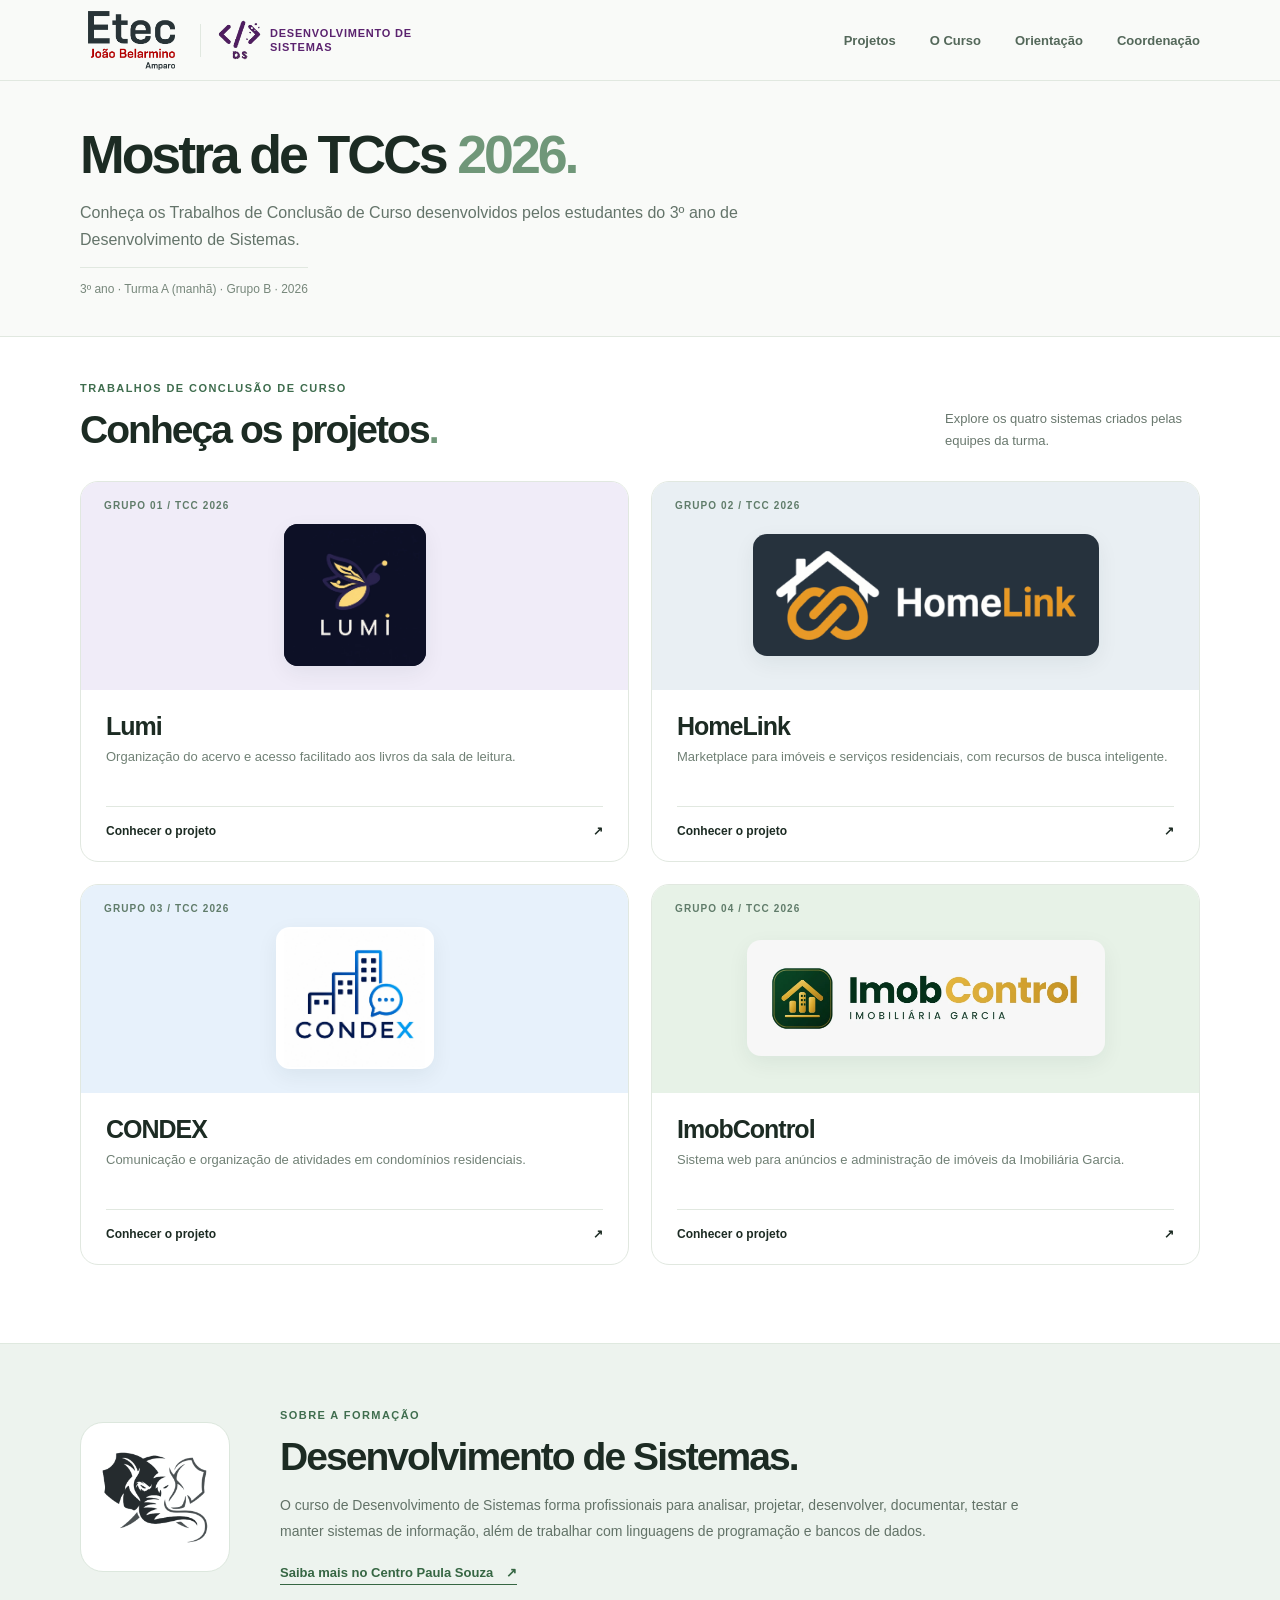
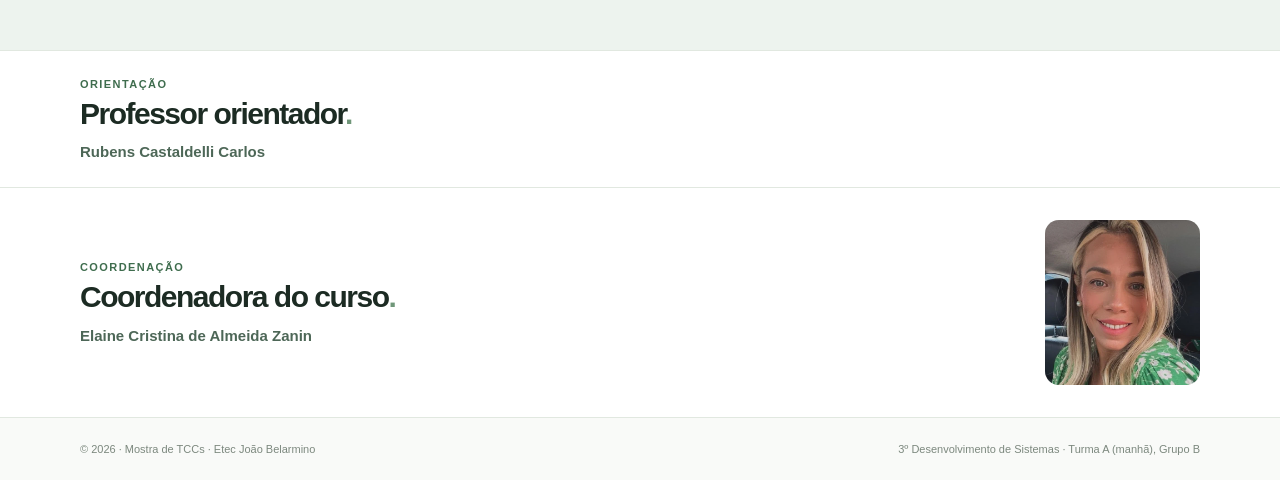
<file: index.html>
<!DOCTYPE html>
<html lang="pt-BR">
<head>
  <meta charset="UTF-8">
  <meta name="viewport" content="width=device-width, initial-scale=1">
  <meta name="theme-color" content="#f9faf8">
  <meta name="description" content="Mostra de TCCs 2026 de Desenvolvimento de Sistemas da Etec João Belarmino. Turma A (manhã), Grupo B.">
  <title>Mostra de TCCs 2026 | Etec João Belarmino</title>
  <link rel="stylesheet" href="css/style.css">
  <script src="js/dados.js" defer></script>
  <script src="js/app.js" defer></script>
</head>
<body data-pagina="inicio">
  <a class="skip-link" href="#conteudo">Ir para o conteúdo</a>

  <!-- Navegação principal; dados e logos em js/dados.js. -->
  <header class="site-header">
    <div class="container header-inner">
      <a class="brand" href="index.html" aria-label="Página inicial da Mostra de TCCs 2026">
        <img class="brand-logo" id="logo-etec" src="assets/img/escola/logo-etec.png" alt="Etec João Belarmino">
        <span class="brand-divider" aria-hidden="true"></span>
        <span class="brand-course">
          <img class="brand-course-logo" src="assets/img/curso/logo-ds-roxa.png" alt="" aria-hidden="true">
          <span class="brand-course-name">Desenvolvimento de Sistemas</span>
        </span>
      </a>
      <nav class="nav" aria-label="Navegação principal">
        <a href="#projetos">Projetos</a>
        <a href="#curso">O Curso</a>
        <a href="#orientacao">Orientação</a>
        <a href="#coordenacao">Coordenação</a>
      </nav>
    </div>
  </header>

  <main id="conteudo">
    <!-- Abertura compacta da mostra. -->
    <section class="hero container" id="inicio" aria-labelledby="titulo-mostra">
      <div class="hero-copy">
        <h1 id="titulo-mostra">Mostra de TCCs <span>2026.</span></h1>
        <p class="hero-description">Conheça os Trabalhos de Conclusão de Curso desenvolvidos pelos estudantes do 3º ano de Desenvolvimento de Sistemas.</p>
        <p class="hero-meta" id="identificacao-turma">Turma A (manhã) · Grupo B</p>
      </div>
    </section>

    <!-- Cards preenchidos automaticamente a partir de js/dados.js. -->
    <section class="section project-section" id="projetos" aria-labelledby="titulo-projetos">
      <div class="container">
        <div class="section-heading">
          <div>
            <p class="eyebrow">TRABALHOS DE CONCLUSÃO DE CURSO</p>
            <h2 id="titulo-projetos">Conheça os projetos<span class="accent">.</span></h2>
          </div>
          <p>Explore os quatro sistemas criados pelas equipes da turma.</p>
        </div>
        <div class="project-grid" id="lista-projetos"></div>
      </div>
    </section>

    <!-- Descrição e link oficial do curso configurados em js/dados.js. -->
    <section class="section course-section" id="curso" aria-labelledby="titulo-curso">
      <div class="container course-inner">
        <div class="course-mark">
          <img id="logo-ds" src="assets/img/curso/logo-ds-monocromatica.png" alt="Elefante, símbolo de Desenvolvimento de Sistemas">
        </div>
        <div class="course-copy">
          <p class="eyebrow">SOBRE A FORMAÇÃO</p>
          <h2 id="titulo-curso">Desenvolvimento de Sistemas.</h2>
          <p id="descricao-curso"></p>
          <a id="link-curso" class="link-arrow" href="https://www.cps.sp.gov.br/cursos-etec/desenvolvimento-de-sistemas/" target="_blank" rel="noopener noreferrer">Saiba mais no Centro Paula Souza <span aria-hidden="true">↗</span></a>
        </div>
      </div>
    </section>

    <!-- Orientação: nome do professor, sem fotografia por enquanto. -->
    <section class="section mentor-section" id="orientacao" aria-labelledby="titulo-orientador">
      <div class="container mentor-inner">
        <div class="mentor-copy">
          <p class="eyebrow">ORIENTAÇÃO</p>
          <h2 id="titulo-orientador">Professor orientador<span class="accent">.</span></h2>
          <p class="mentor-name">Rubens Castaldelli Carlos</p>
        </div>
      </div>
    </section>

    <!-- Coordenação do curso: foto da professora coordenadora. -->
    <section class="section coordinator-section" id="coordenacao" aria-labelledby="titulo-coordenadora">
      <div class="container coordinator-inner">
        <div class="coordinator-copy">
          <p class="eyebrow">COORDENAÇÃO</p>
          <h2 id="titulo-coordenadora">Coordenadora do curso<span class="accent">.</span></h2>
          <p class="coordinator-name" id="nome-coordenadora">Elaine Cristina de Almeida Zanin</p>
        </div>
        <div class="coordinator-photo-frame">
          <img class="coordinator-photo" src="assets/img/coordenacao/elaine.webp"
               alt="Professora Elaine Cristina de Almeida Zanin, coordenadora do curso"
               width="155" height="165" loading="lazy">
        </div>
      </div>
    </section>
  </main>

  <footer class="site-footer">
    <div class="container footer-inner">
      <p>© 2026 · Mostra de TCCs · Etec João Belarmino</p>
      <p>3º Desenvolvimento de Sistemas · Turma A (manhã), Grupo B</p>
    </div>
  </footer>
</body>
</html>
</file>
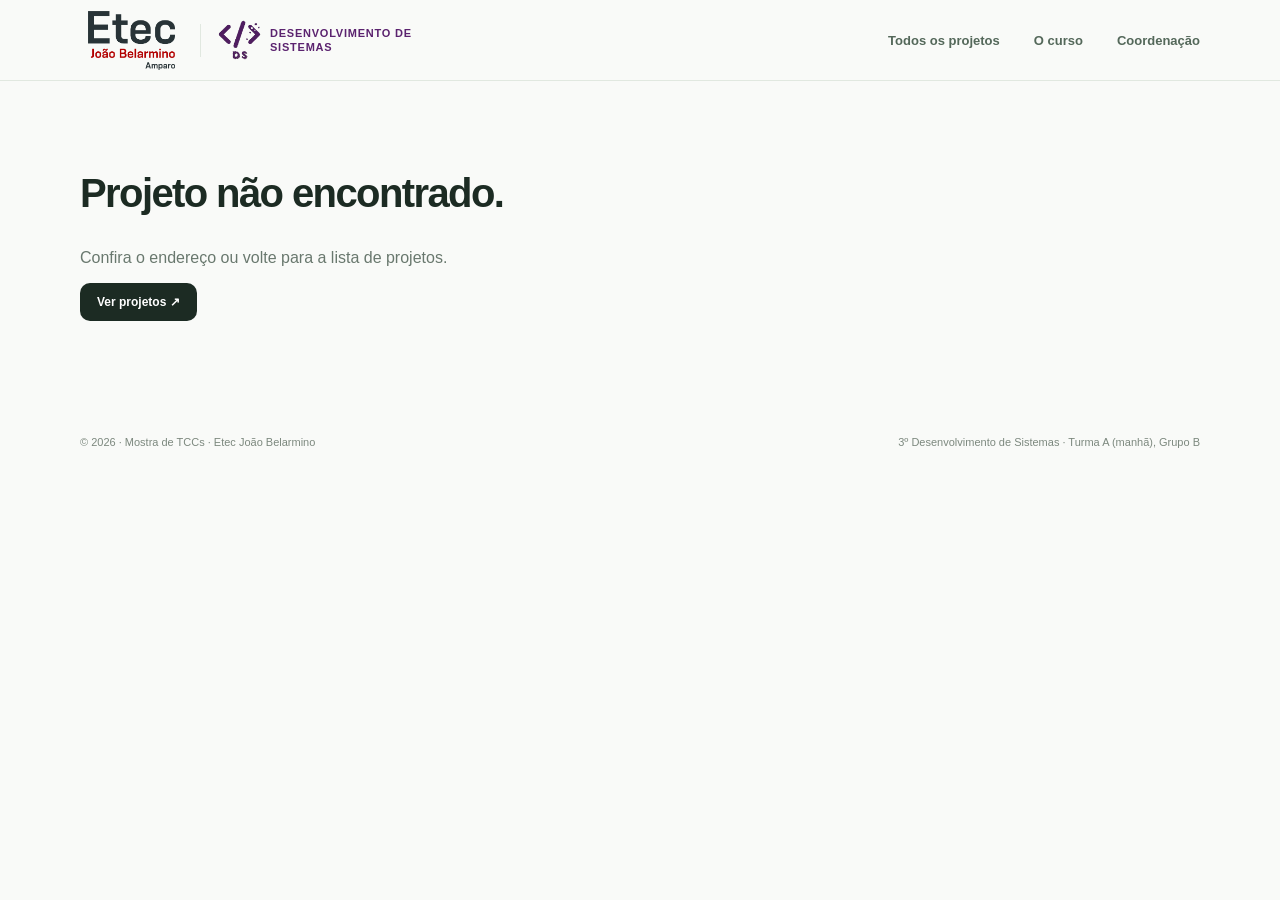
<file: projeto.html>
<!DOCTYPE html>
<html lang="pt-BR">
<head>
  <meta charset="UTF-8">
  <meta name="viewport" content="width=device-width, initial-scale=1">
  <meta name="theme-color" content="#f9faf8">
  <meta name="description" content="Projetos da Mostra de TCCs 2026 da Etec João Belarmino.">
  <title>Projeto | Mostra de TCCs 2026</title>
  <link rel="stylesheet" href="css/style.css">
  <script src="js/dados.js" defer></script>
  <script src="js/app.js" defer></script>
</head>
<body data-pagina="projeto">
  <a class="skip-link" href="#conteudo">Ir para o conteúdo</a>

  <header class="site-header">
    <div class="container header-inner">
      <a class="brand" href="index.html" aria-label="Página inicial da Mostra de TCCs 2026">
        <img class="brand-logo" id="logo-etec" src="assets/img/escola/logo-etec.png" alt="Etec João Belarmino">
        <span class="brand-divider" aria-hidden="true"></span>
        <span class="brand-course">
          <img class="brand-course-logo" src="assets/img/curso/logo-ds-roxa.png" alt="" aria-hidden="true">
          <span class="brand-course-name">Desenvolvimento de Sistemas</span>
        </span>
      </a>
      <nav class="nav" aria-label="Navegação principal">
        <a href="index.html#projetos">Todos os projetos</a>
        <a href="index.html#curso">O curso</a>
        <a href="index.html#coordenacao">Coordenação</a>
      </nav>
    </div>
  </header>

  <!-- O parâmetro ?id= define o TCC exibido (lumi, homelink, condex, imobcontrol). -->
  <main id="conteudo">
    <div class="container loading">Carregando projeto...</div>
  </main>

  <footer class="site-footer">
    <div class="container footer-inner">
      <p>© 2026 · Mostra de TCCs · Etec João Belarmino</p>
      <p>3º Desenvolvimento de Sistemas · Turma A (manhã), Grupo B</p>
    </div>
  </footer>
</body>
</html>
</file>
<file: css/style.css>
/* Mostra de TCCs 2026 — folha de estilos principal */
:root {
  --page: #f9faf8;
  --surface: #fff;
  --ink: #1c2b23;
  --muted: #69786e;
  --accent: #709779;
  --accent-dark: #3f6d4e;
  --course-purple: #5b236f;
  --line: #e1e8e0;
  --radius: 18px;
}

/* Base e acessibilidade */
* { box-sizing: border-box; }
html { scroll-behavior: smooth; scroll-padding-top: 28px; }
body { margin: 0; background: var(--page); color: var(--ink); font-family: Inter, "Segoe UI", Arial, sans-serif; -webkit-font-smoothing: antialiased; }
a { color: inherit; text-decoration: none; }
img { display: block; max-width: 100%; }
p, h1, h2, h3 { margin-top: 0; }
a:focus-visible { outline: 3px solid var(--accent); outline-offset: 4px; }
.container { width: min(1120px, calc(100% - 48px)); margin-inline: auto; }
.section { padding-block: 65px; }
.accent { color: var(--accent); }
.eyebrow { font-size: 11px; font-weight: 800; letter-spacing: .13em; color: var(--accent-dark); text-transform: uppercase; margin-bottom: 14px; }
.dot { display: inline-block; width: 7px; height: 7px; border-radius: 50%; background: #91b79a; margin-right: 8px; vertical-align: 2px; }
.skip-link { position: absolute; top: -60px; left: 8px; z-index: 99; background: var(--ink); color: #fff; padding: 10px; }
.skip-link:focus { top: 8px; }

/* Cabeçalho: identidade da escola e do curso, com navegação */
.site-header { background: #f9faf8; border-bottom: 1px solid var(--line); }
.header-inner { display: flex; align-items: center; justify-content: space-between; gap: 20px; min-height: 80px; }
.brand { display: inline-flex; align-items: center; gap: 17px; min-width: 0; }
.brand-logo { width: 103px; height: 59px; object-fit: contain; flex: none; }
.brand-divider { width: 1px; height: 33px; background: var(--line); flex: none; }
.brand-course { display: inline-flex; align-items: center; gap: 9px; min-width: 0; }
.brand-course-logo { width: 43px; height: 43px; object-fit: contain; flex: none; }
.brand-course-name { max-width: 155px; color: var(--course-purple); font-size: 11px; font-weight: 850; line-height: 1.3; letter-spacing: .07em; text-transform: uppercase; }
.nav { display: flex; gap: clamp(14px, 3vw, 34px); color: #54685a; font-weight: 650; font-size: 13px; }
.nav a:hover, .link-arrow:hover, .detail-nav a:hover { color: var(--accent-dark); }

/* Introdução compacta */
.hero { padding-block: 44px 39px; }
.hero-copy { max-width: 800px; }
.hero h1 { font-size: clamp(38px, 4.2vw, 54px); line-height: 1.09; letter-spacing: -.058em; margin-bottom: 15px; }
.hero h1 span { color: var(--accent); }
.hero-description { max-width: 660px; color: #64746a; font-size: 16px; line-height: 1.72; margin-bottom: 13px; }
.hero-meta { display: inline-block; color: #77877b; border-top: 1px solid var(--line); padding-top: 14px; font-size: 12px; margin-bottom: 0; }

/* Cards de TCC */
.project-section { padding-block: 45px 78px; border-top: 1px solid var(--line); background: var(--surface); }
.section-heading { display: flex; align-items: end; justify-content: space-between; gap: 24px; margin-bottom: 29px; }
.section-heading h2, .course-copy h2, .coordinator-inner h2, .detail-text-grid h2 { font-size: clamp(27px, 3.2vw, 39px); letter-spacing: -.05em; line-height: 1.15; margin-bottom: 0; }
.section-heading > p { color: var(--muted); font-size: 13px; line-height: 1.7; max-width: 255px; margin-bottom: 0; }
.project-grid { display: grid; grid-template-columns: repeat(2, minmax(0, 1fr)); gap: 22px; }
.project-card { display: block; background: var(--surface); overflow: hidden; border: 1px solid var(--line); border-radius: var(--radius); transition: transform .2s, box-shadow .2s; }
.project-card:hover { transform: translateY(-4px); box-shadow: 0 14px 30px #21352516; }
.project-cover { position: relative; display: flex; justify-content: center; align-items: center; min-height: 208px; padding: 35px 15px 17px; overflow: hidden; }
.tone-lumi { background: #f0ecf8; }
.tone-homelink { background: #e9eff3; }
.tone-condex { background: #e7f1fb; }
.tone-imobcontrol { background: #e7f2e7; }
.cover-label { position: absolute; top: 18px; left: 23px; z-index: 1; color: #607c6a; font-size: 10px; font-weight: 800; letter-spacing: .11em; }
.project-card-content { padding: 22px 25px 23px; }
.project-card-content h3 { font-size: 25px; letter-spacing: -.04em; margin-bottom: 6px; }
.project-card-content > p { font-size: 13px; line-height: 1.6; color: #708075; min-height: 41px; margin-bottom: 18px; }
.project-card-link { display: flex; justify-content: space-between; border-top: 1px solid var(--line); padding-top: 17px; font-weight: 800; font-size: 12px; }

/* Suportes das logos: centralização sem marca-d'água, cortes ou distorção.
   Fundos escuros favorecem marcas brancas/translúcidas; logos originais não são alteradas. */
.logo-plate { display: flex; justify-content: center; align-items: center; width: min(82%, 345px); height: 133px; padding: 10px 18px; border-radius: 14px; background: #fff; box-shadow: 0 7px 21px #172b2810; overflow: hidden; }
.logo-plate img { width: 100%; height: 100%; object-fit: contain; object-position: center; }
.logo-plate--lumi { width: 142px; height: 142px; padding: 0; background: #0e1127; }
.logo-plate--homelink { background: #26323d; width: min(82%, 346px); height: 122px; padding: 15px 23px; }
.logo-plate--condex { width: 158px; height: 142px; padding: 2px; background: #fff; }
.logo-plate--imobcontrol { width: min(86%, 358px); height: 116px; padding: 12px; background: #f7f7f7; }
.logo-fallback { color: #3f5361; font-weight: 800; font-size: 23px; text-align: center; }

/* Seção do curso, orientação e coordenação */
.course-section { background: #edf3ee; border-top: 1px solid #dfe9df; }
.course-inner { display: grid; grid-template-columns: 160px minmax(0, 1fr); gap: 40px; align-items: center; }
.course-mark { display: grid; place-items: center; width: 150px; height: 150px; padding: 19px; border: 1px solid #dce7dd; border-radius: 23px; background: #fff; }
.course-mark img { width: 100%; height: 100%; object-fit: contain; }
.course-copy { max-width: 755px; }
.course-copy h2 { margin-bottom: 13px; }
.course-copy > p:not(.eyebrow) { font-size: 14px; line-height: 1.8; color: #627267; margin-bottom: 19px; }
.link-arrow { display: inline-flex; align-items: center; gap: 13px; color: #366643; font-weight: 800; font-size: 13px; border-bottom: 1px solid currentColor; padding-bottom: 4px; }
.mentor-section { background: #fff; border-top: 1px solid var(--line); padding-block: 27px; }
.mentor-inner { display: flex; align-items: center; justify-content: flex-start; }
.mentor-copy { min-width: 0; }
.mentor-inner .eyebrow, .coordinator-inner .eyebrow { margin-bottom: 7px; }
.mentor-inner h2, .coordinator-inner h2 { font-size: clamp(22px, 2.4vw, 30px); letter-spacing: -.05em; line-height: 1.15; margin-bottom: 0; }
.mentor-name, .coordinator-name { font-size: 15px; font-weight: 700; color: #4d6757; margin: 12px 0 0; }
.coordinator-section { background: #fff; border-top: 1px solid var(--line); border-bottom: 1px solid var(--line); padding-block: 32px; }
.coordinator-inner { display: flex; align-items: center; justify-content: space-between; gap: 30px; }
.coordinator-copy { min-width: 0; }
.coordinator-photo-frame {
  width: 155px;
  height: 165px;
  border-radius: 14px;
  overflow: hidden;
  flex: none;
  background: #e7ede8;
}
.coordinator-photo {
  width: 100%;
  height: 100%;
  object-fit: cover;
  object-position: center 34%;
}
.site-footer { color: #7c887e; }
.footer-inner { display: flex; justify-content: space-between; flex-wrap: wrap; gap: 16px; padding-block: 25px; font-size: 11px; }
.footer-inner p { margin-bottom: 0; }

/* Página individual */
.detail-nav { padding-top: 26px; font-size: 13px; color: #607968; font-weight: 750; }
.detail-intro { display: grid; grid-template-columns: minmax(0,1fr) minmax(250px,360px); align-items: center; gap: 40px; padding-block: 50px 60px; }
.detail-heading h1 { font-size: clamp(43px, 6vw, 70px); letter-spacing: -.07em; line-height: 1.07; margin-bottom: 17px; overflow-wrap: anywhere; }
.detail-full-name { font-size: 18px; font-weight: 650; color: #48604f; line-height: 1.45; margin-bottom: 18px; }
.detail-summary { font-size: 14px; line-height: 1.8; color: var(--muted); margin-bottom: 0; max-width: 650px; }
.detail-intro .logo-plate { justify-self: center; width: 100%; max-width: 360px; height: 183px; border-radius: 18px; padding: 15px 22px; }
.detail-intro .logo-plate--lumi { background: #0e1127; }
.detail-intro .logo-plate--condex { background: #fff; }
.detail-intro .logo-plate--imobcontrol { background: #f7f7f7; }
.detail-intro .logo-plate--homelink { background: #26323d; }
.detail-description { padding-block: 58px 60px; background: var(--surface); border-block: 1px solid var(--line); }
.detail-text-grid { display: grid; grid-template-columns: minmax(170px,.8fr) minmax(0,1.8fr); gap: 60px; }
.intro-paragraphs { max-width: 760px; }
.intro-paragraphs p { color: #4d6154; font-size: 14px; line-height: 1.5; text-align: justify; text-justify: inter-word; text-indent: 1.25cm; hyphens: auto; margin: 0 0 18px; }
.intro-paragraphs p:last-child { margin: 0; }
.detail-demonstration { padding-block: 67px 80px; }
.screen-grid { display: grid; grid-template-columns: repeat(2,minmax(0,1fr)); gap: 18px; }
.image-slot { position: relative; display: grid; place-items: center; overflow: hidden; }
.image-slot > img { position: absolute; inset: 0; width: 100%; height: 100%; object-fit: contain; }
.image-placeholder { text-align: center; font-weight: 800; color: #809d86; }
.screen-image { min-height: 210px; border-radius: 14px; border: 1px solid var(--line); background: #eef3ee; }
.video-link { margin-top: 20px; }
.team-section { background: #fff; border-block: 1px solid var(--line); }
.team-grid { display: grid; grid-template-columns: repeat(auto-fit,minmax(180px,1fr)); gap: 16px; }
/* Cartão compacto: foto + nome + função + e-mail, sem espaço artificial entre textos. */
.member-card { display: flex; flex-direction: column; align-items: center; min-width: 0; padding: 14px 12px 16px; border: 1px solid var(--line); border-radius: 14px; text-align: center; background: #fff; }
.member-avatar { width: 100%; height: 155px; max-width: 165px; border-radius: 12px; background: #e5eee6; margin: 0 auto 13px; }
.member-avatar img { object-fit: cover; }
.member-avatar .image-placeholder { font-size: 25px; color: #6e9079; }
.member-info { display: flex; flex-direction: column; align-items: center; gap: 5px; width: 100%; }
.member-card h3 { font-size: 12px; letter-spacing: .015em; line-height: 1.35; margin: 0; overflow-wrap: anywhere; }
.member-role { margin: 0; color: #687b6e; font-size: 11px; line-height: 1.38; overflow-wrap: anywhere; }
.member-email { color: var(--accent-dark); font-size: 11px; line-height: 1.45; overflow-wrap: anywhere; text-decoration: underline; text-underline-offset: 3px; }
.detail-bottom { padding-block: 37px 54px; }
.btn { display: inline-block; padding: 12px 17px; border-radius: 10px; color: #fff; background: var(--ink); font-weight: 800; font-size: 12px; }
.btn:hover { background: var(--accent-dark); }
.loading, .not-found { padding-block: 90px; }
.not-found h1 { font-size: 40px; letter-spacing: -.04em; }
.not-found p { color: var(--muted); }

/* Adaptação de layout para tablets */
@media (max-width: 900px) {
  .detail-intro { grid-template-columns: minmax(0,1fr) 265px; gap: 25px; }
  .detail-text-grid { gap: 30px; }
}

/* Adaptação de layout para celulares */
@media (max-width: 650px) {
  .container { width: min(100% - 32px, 1120px); }
  .section { padding-block: 48px; }
  .header-inner { flex-wrap: wrap; gap: 12px; padding-block: 10px; }
  .brand { gap: 11px; }
  .brand-logo { width: 78px; height: 46px; }
  .brand-divider { height: 29px; }
  .brand-course { gap: 7px; }
  .brand-course-logo { width: 35px; height: 35px; }
  .brand-course-name { max-width: 128px; font-size: 8px; letter-spacing: .07em; }
  .nav { width: 100%; justify-content: flex-end; gap: 20px; padding-block: 3px; font-size: 12px; }
  .hero { padding-block: 33px 32px; }
  .hero h1 { font-size: clamp(35px, 9vw, 47px); }
  .hero-description { font-size: 14px; }
  .hero-meta { line-height: 1.5; }
  .project-section { padding-top: 39px; }
  .section-heading { display: block; }
  .section-heading > p { max-width: 100%; margin-top: 12px; }
  .project-grid { grid-template-columns: 1fr; gap: 17px; }
  .project-cover { min-height: 184px; }
  .cover-label { left: 19px; top: 15px; }
  .project-card-content { padding: 19px 20px; }
  .logo-plate--homelink { width: min(90%, 340px); }
  .logo-plate--imobcontrol { width: min(92%, 355px); }
  .course-inner { grid-template-columns: 80px minmax(0,1fr); gap: 18px; align-items: start; }
  .course-mark { width: 80px; height: 80px; border-radius: 13px; padding: 10px; }
  .course-copy h2 { font-size: 26px; }
  .course-copy > p:not(.eyebrow) { font-size: 13px; }
  .mentor-section { padding-block: 25px; }
  .mentor-inner h2, .coordinator-inner h2 { font-size: clamp(22px, 5.8vw, 28px); }
  .mentor-name, .coordinator-name { margin-top: 10px; font-size: 13px; }
  .coordinator-inner { display: grid; grid-template-columns: minmax(0, 1fr) 104px; align-items: center; gap: 18px; }
  .coordinator-photo-frame { width: 104px; height: 120px; border-radius: 12px; }
  .footer-inner { display: block; line-height: 1.7; }
  .footer-inner p + p { margin-top: 4px; }
  .detail-nav { padding-top: 20px; }
  .detail-intro { display: flex; flex-direction: column-reverse; align-items: stretch; gap: 27px; padding-block: 32px 43px; }
  .detail-heading h1 { font-size: 45px; }
  .detail-intro .logo-plate { align-self: center; max-width: 380px; height: 155px; }
  .detail-text-grid { grid-template-columns: 1fr; gap: 22px; }
  .detail-description { padding-block: 48px; }
  .intro-paragraphs p { font-size: 13.5px; line-height: 1.5; }
  .screen-grid { grid-template-columns: 1fr; }
  .screen-image { min-height: 175px; }
  .team-grid { grid-template-columns: repeat(2,minmax(0,1fr)); gap: 11px; }
  .member-avatar { height: 128px; margin-bottom: 10px; }
  .member-card { padding: 9px 8px 13px; }
  .member-info { gap: 5px; }
  .member-card h3 { font-size: 11.5px; }
  .member-role { font-size: 10.5px; }
  .member-email { font-size: 10px; }
  .detail-bottom { padding-block: 29px 42px; }
}

@media (max-width: 360px) {
  .coordinator-inner { grid-template-columns: minmax(0, 1fr) 84px; gap: 12px; }
  .coordinator-photo-frame { width: 84px; height: 106px; }
  .coordinator-inner h2 { font-size: 21px; }

  .brand-course-logo { width: 32px; height: 32px; }
  .brand-course-name { max-width: 118px; font-size: 7.5px; }
  .nav { gap: 12px; }
  .course-inner { grid-template-columns: 1fr; }
  .course-mark { width: 82px; height: 82px; }
  .project-cover { padding-inline: 8px; }
}

@media (prefers-reduced-motion: reduce) {
  html { scroll-behavior: auto; }
  .project-card { transition: none; }
}
</file>
